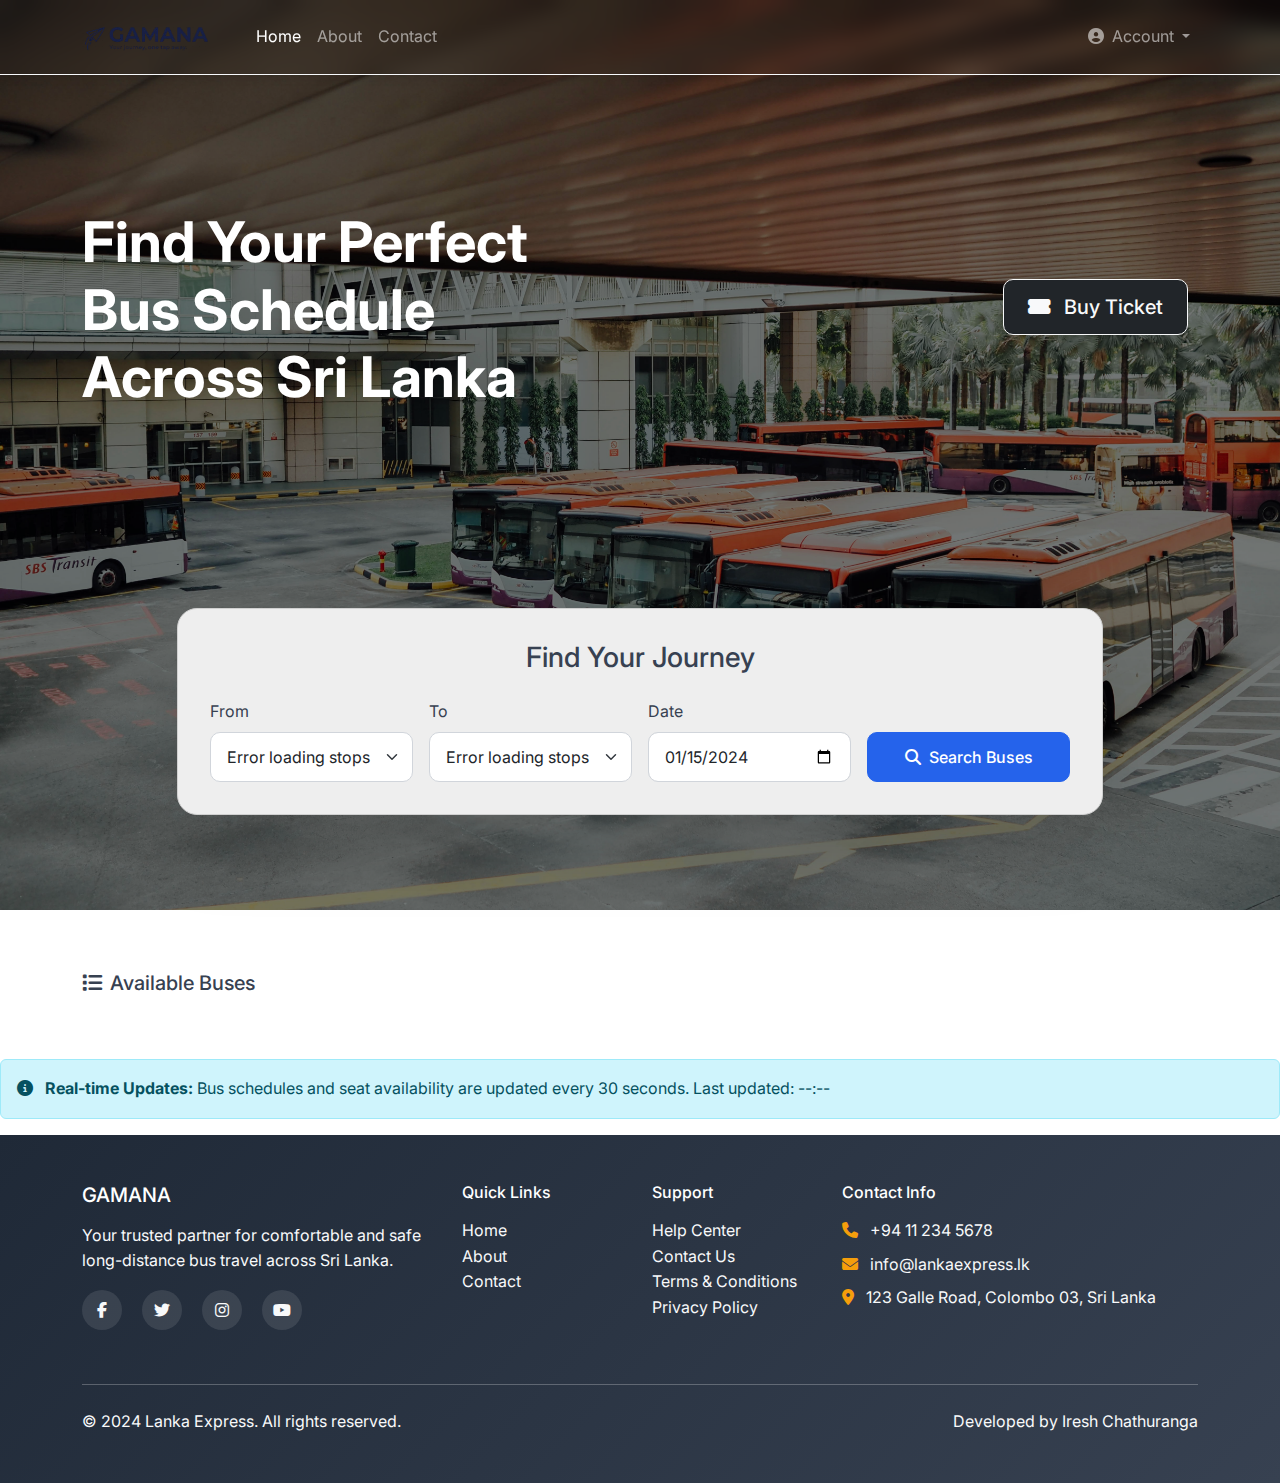
<file: Frontend/html/bus-schedule.html>
<!DOCTYPE html>
<html lang="en">
<head>
    <meta charset="UTF-8">
    <meta name="viewport" content="width=device-width, initial-scale=1.0">
    <title>Bus Schedule - Bus Ticketing System</title>
    <link href="https://cdn.jsdelivr.net/npm/bootstrap@5.3.0/dist/css/bootstrap.min.css" rel="stylesheet">
    <link href="https://cdnjs.cloudflare.com/ajax/libs/font-awesome/6.4.0/css/all.min.css" rel="stylesheet">
    <link href="https://fonts.googleapis.com/css2?family=Inter:wght@300;400;500;600;700&display=swap" rel="stylesheet">
    <link rel="stylesheet" href="../css/bus.css">
</head>
<body>
<!-- Navigation -->
<nav class="navbar navbar-expand-lg navbar-dark fixed-top">
    <div class="container">
        <a class="navbar-brand fw-bold" href="#">
            <img src="../image/logo2.png" alt="Bus Ticketing Logo" class="logo-img mb-2">
        </a>
        <button class="navbar-toggler" type="button" data-bs-toggle="collapse" data-bs-target="#navbarNav">
            <span class="navbar-toggler-icon"></span>
        </button>
        <div class="collapse navbar-collapse" id="navbarNav">
            <ul class="navbar-nav me-auto">
                <li class="nav-item">
                    <a class="nav-link active" href="index.html">Home</a>
                </li>
                <li class="nav-item">
                    <a class="nav-link" href="#schedules">About</a>
                </li>
                <li class="nav-item">
                    <a class="nav-link" href="#quick-search">Contact</a>
                </li>
            </ul>
            <ul class="navbar-nav">
                <li class="nav-item dropdown">
                    <a class="nav-link dropdown-toggle" href="#" role="button" data-bs-toggle="dropdown">
                        <i class="fas fa-user-circle me-1"></i>
                        Account
                    </a>
                    <ul class="dropdown-menu">
                        <li><a class="dropdown-item" href="user-login.html">Login</a></li>
                        <li><a class="dropdown-item" href="user-registration.html">Register</a></li>
                        <li><hr class="dropdown-divider"></li>
                        <li><a class="dropdown-item" href="user-profile.html">My Profile</a></li>
                        <li><a class="dropdown-item" href="#bookings">My Bookings</a></li>
                    </ul>
                </li>
            </ul>
        </div>
    </div>
</nav>

<!-- Hero Section -->
<section id="home" class="hero-section">
    <!-- Background Slideshow -->
    <div class="container">
        <div class="row align-items-center min-vh-100">
            <div class="col-lg-6">
                <div class="hero-content">
                    <h1 class="display-4 fw-bold text-white mb-4">
                        Find Your Perfect Bus Schedule Across Sri Lanka
                    </h1>
                    <div class="d-flex gap-3">
                        <button class="btn btn-dark btn-outline-light btn-lg px-4" data-bs-toggle="modal" data-bs-target="#bookingModal">
                            <i class="fas fa-ticket-alt me-2"></i>
                            Buy Ticket
                        </button>
                    </div>
                </div>
            </div>
        </div>
    </div>
</section>

<!-- Quick Search Section -->
<section id="quick-search" class="quick-search-section py-5">
    <div class="container">
        <div class="row justify-content-center">
            <div class="col-lg-10">
                <div class="search-card">
                    <h3 class="text-center mb-4">Find Your Journey</h3>
                    <form class="row g-3">
                        <div class="col-md-3">
                            <label class="form-label">From</label>
                            <select id="fromStop" class="form-select"></select>
                        </div>
                        <div class="col-md-3">
                            <label class="form-label">To</label>
                            <select id="toStop" class="form-select"></select>
                        </div>
                        <div class="col-md-3">
                            <label class="form-label">Date</label>
                            <input type="date" class="form-control" value="2024-01-15">
                        </div>
                        <div class="col-md-3">
                            <label class="form-label">&nbsp;</label>
                            <button type="submit" class="btn btn-primary w-100">
                                <i class="fas fa-search me-2"></i>Search Buses
                            </button>
                        </div>
                    </form>
                </div>
            </div>
        </div>
    </div>
    </div>
</section>

<!-- Bus Schedule Results -->
<section id="bus-schedule" class="py-5">
    <div class="container">
        <h5 class="mb-4"><i class="fas fa-list me-2"></i>Available Buses</h5>
        <div id="busScheduleCards" class="row g-4">
            <!-- JavaScript will populate cards here -->
        </div>
    </div>
</section>
<!-- Real-time Updates -->
<div class="alert alert-info mt-3" role="alert">
    <i class="fas fa-info-circle me-2"></i>
    <strong>Real-time Updates:</strong> Bus schedules and seat availability are updated every 30 seconds.
    Last updated: <span id="lastUpdated">--:--</span>
</div>
</div>
<!-- Footer -->
<footer class="footer bg-dark text-white py-5">
    <div class="container">
        <div class="row">
            <div class="col-lg-4 mb-4">
                <h5 class="mb-3">
                    GAMANA
                </h5>
                <p class="text-light">Your trusted partner for comfortable and safe long-distance bus travel across Sri Lanka.</p>
                <div class="social-links">
                    <a href="#" class="text-light me-3"><i class="fab fa-facebook-f"></i></a>
                    <a href="#" class="text-light me-3"><i class="fab fa-twitter"></i></a>
                    <a href="#" class="text-light me-3"><i class="fab fa-instagram"></i></a>
                    <a href="#" class="text-light"><i class="fab fa-youtube"></i></a>
                </div>
            </div>
            <div class="col-lg-2 col-md-6 mb-4">
                <h6 class="mb-3">Quick Links</h6>
                <ul class="list-unstyled">
                    <li><a href="#" class="text-light text-decoration-none">Home</a></li>
                    <li><a href="#" class="text-light text-decoration-none">About</a></li>
                    <li><a href="#" class="text-light text-decoration-none">Contact</a></li>
                </ul>
            </div>
            <div class="col-lg-2 col-md-6 mb-4">
                <h6 class="mb-3">Support</h6>
                <ul class="list-unstyled">
                    <li><a href="#" class="text-light text-decoration-none">Help Center</a></li>
                    <li><a href="#" class="text-light text-decoration-none">Contact Us</a></li>
                    <li><a href="#" class="text-light text-decoration-none">Terms & Conditions</a></li>
                    <li><a href="#" class="text-light text-decoration-none">Privacy Policy</a></li>
                </ul>
            </div>
            <div class="col-lg-4 mb-4">
                <h6 class="mb-3">Contact Info</h6>
                <div class="contact-info">
                    <p class="text-light mb-2">
                        <i class="fas fa-phone me-2"></i>
                        +94 11 234 5678
                    </p>
                    <p class="text-light mb-2">
                        <i class="fas fa-envelope me-2"></i>
                        info@lankaexpress.lk
                    </p>
                    <p class="text-light mb-0">
                        <i class="fas fa-map-marker-alt me-2"></i>
                        123 Galle Road, Colombo 03, Sri Lanka
                    </p>
                </div>
            </div>
        </div>
        <hr class="my-4">
        <div class="row align-items-center">
            <div class="col-md-6">
                <p class="text-light mb-0">&copy; 2024 Lanka Express. All rights reserved.</p>
            </div>
            <div class="col-md-6 text-md-end">
                <p class="text-light mb-0">Developed by Iresh Chathuranga</p>
            </div>
        </div>
    </div>
</footer>

<script src="https://cdn.jsdelivr.net/npm/bootstrap@5.3.0/dist/js/bootstrap.bundle.min.js"></script>
<script src="../js/schedule.js"></script>
</body>
</html>
</file>
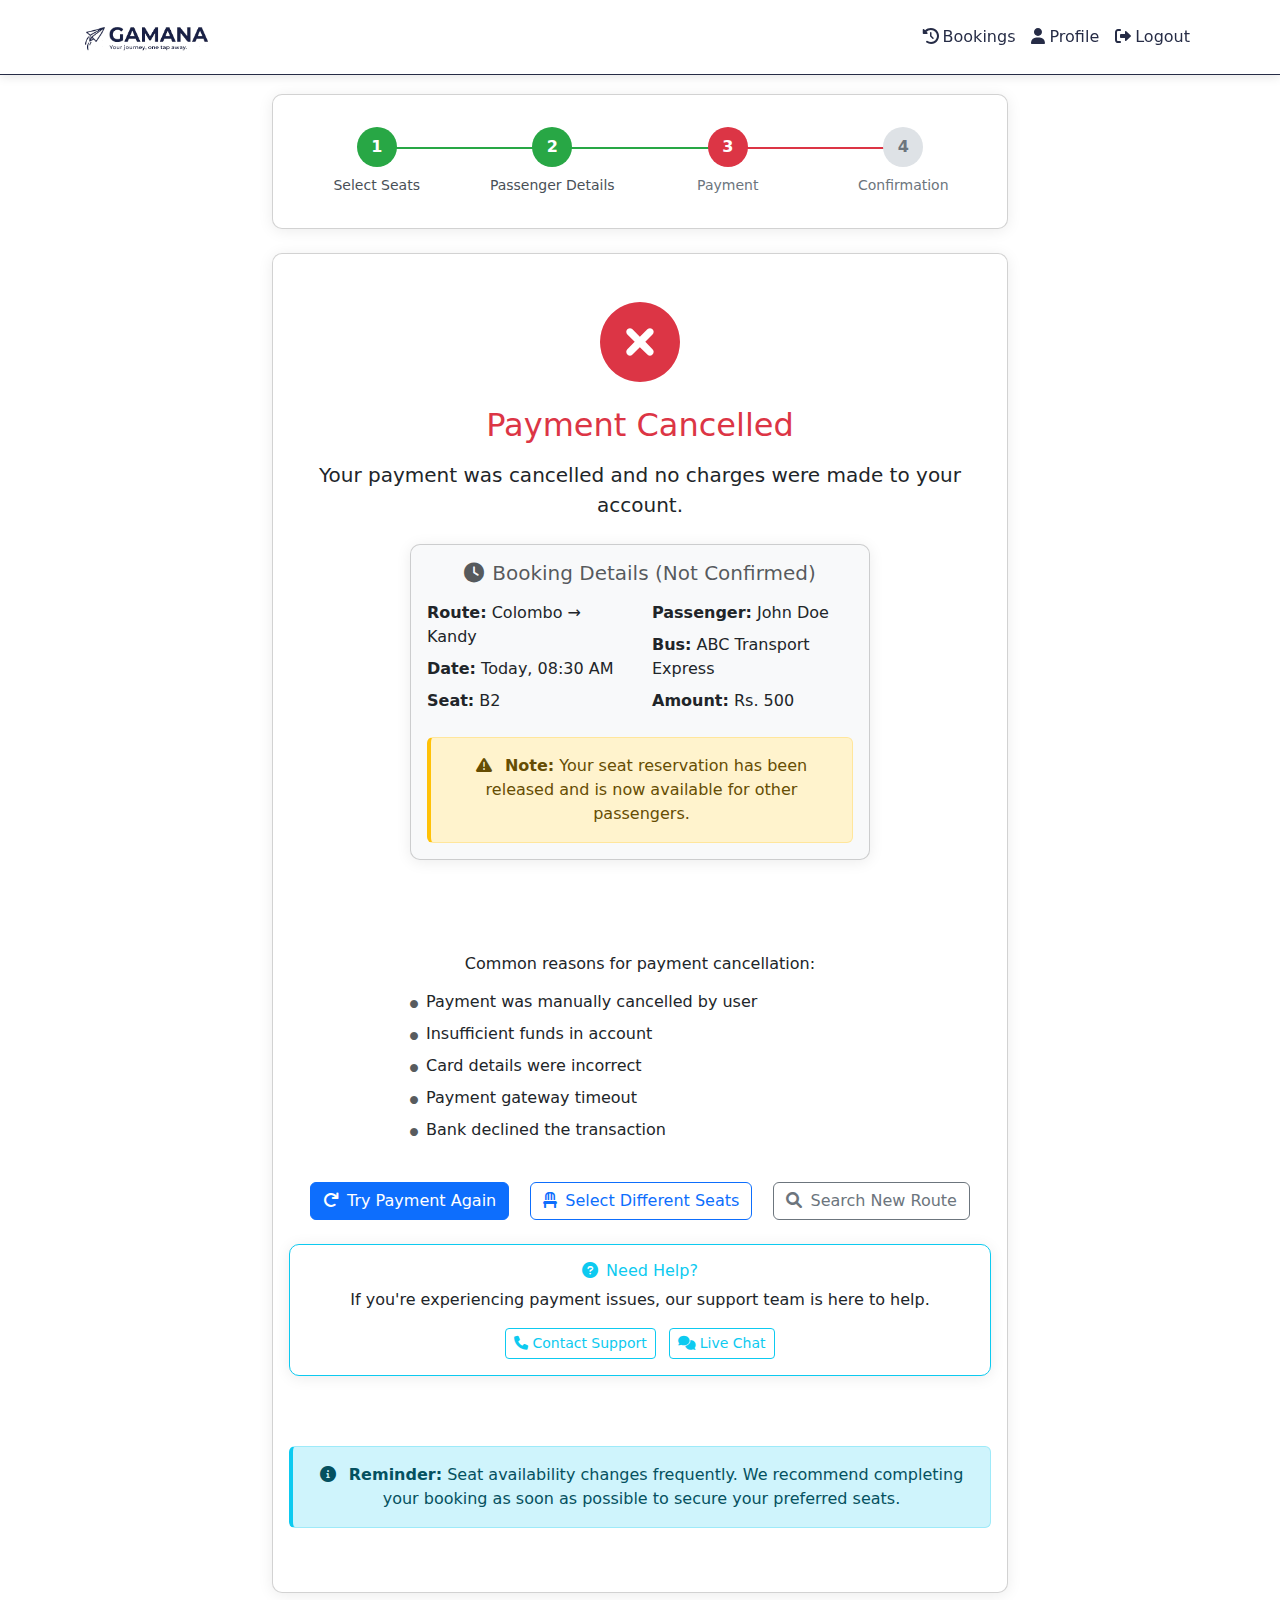
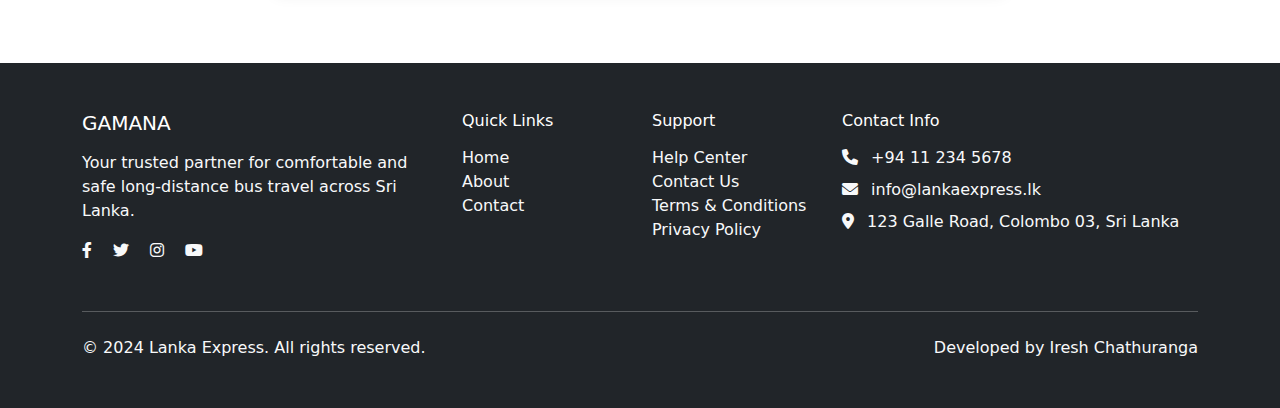
<file: Frontend/html/payment-cancel.html>
<!DOCTYPE html>
<html lang="en">
<head>
  <meta charset="UTF-8">
  <meta name="viewport" content="width=device-width, initial-scale=1.0">
  <title>Payment Cancelled - Bus Ticketing System</title>
  <link href="https://cdn.jsdelivr.net/npm/bootstrap@5.3.0/dist/css/bootstrap.min.css" rel="stylesheet">
  <link href="https://cdnjs.cloudflare.com/ajax/libs/font-awesome/6.0.0/css/all.min.css" rel="stylesheet">
  <link href="../css/payment-result.css" rel="stylesheet">
</head>
<body>
<nav class="navbar navbar-expand-lg navbar-dark fixed-top">
  <div class="container">
    <a class="navbar-brand" href="#"><img src="../image/logo2.png" alt="Bus Ticketing Logo" class="logo-img mb-2"></a>
    <div class="navbar-nav ms-auto">
      <a class="nav-link" href="bus-schedule.html"><i class="fas fa-history me-1"></i>Bookings</a>
      <a class="nav-link active" href="user-profile.html"><i class="fas fa-user me-1"></i>Profile</a>
      <a class="nav-link" href="#"><i class="fas fa-sign-out-alt me-1"></i>Logout</a>
    </div>
  </div>
</nav>

<div class="container mt-4">
  <div class="row justify-content-center">
    <div class="col-lg-8">
      <!-- Payment Steps -->
      <div class="card mb-4 pay-step">
        <div class="card-body">
          <div class="payment-steps">
            <div class="step completed">
              <div class="step-number">1</div>
              <div class="step-label">Select Seats</div>
            </div>
            <div class="step completed">
              <div class="step-number">2</div>
              <div class="step-label">Passenger Details</div>
            </div>
            <div class="step cancelled">
              <div class="step-number">3</div>
              <div class="step-label">Payment</div>
            </div>
            <div class="step">
              <div class="step-number">4</div>
              <div class="step-label">Confirmation</div>
            </div>
          </div>
        </div>
      </div>

      <!-- Cancel Message -->
      <div class="card">
        <div class="card-body text-center py-5">
          <div class="cancel-icon mb-4">
            <i class="fas fa-times-circle text-danger" style="font-size: 5rem;"></i>
          </div>
          <h2 class="text-danger mb-3">Payment Cancelled</h2>
          <p class="lead mb-4">Your payment was cancelled and no charges were made to your account.</p>

          <!-- Booking Details -->
          <div class="row justify-content-center">
            <div class="col-md-8">
              <div class="card bg-light">
                <div class="card-body">
                  <h5 class="card-title text-muted mb-3">
                    <i class="fas fa-clock me-2"></i>Booking Details (Not Confirmed)
                  </h5>
                  <div class="row text-start">
                    <div class="col-md-6">
                      <p class="mb-2"><strong>Route:</strong> Colombo → Kandy</p>
                      <p class="mb-2"><strong>Date:</strong> Today, 08:30 AM</p>
                      <p class="mb-2"><strong>Seat:</strong> B2</p>
                    </div>
                    <div class="col-md-6">
                      <p class="mb-2"><strong>Passenger:</strong> John Doe</p>
                      <p class="mb-2"><strong>Bus:</strong> ABC Transport Express</p>
                      <p class="mb-2"><strong>Amount:</strong> Rs. 500</p>
                    </div>
                  </div>
                  <div class="alert alert-warning mt-3 mb-0">
                    <i class="fas fa-exclamation-triangle me-2"></i>
                    <strong>Note:</strong> Your seat reservation has been released and is now available for other passengers.
                  </div>
                </div>
              </div>
            </div>
          </div>

          <!-- Reasons for Cancellation -->
          <div class="mt-4">
            <h6 class="mb-3">Common reasons for payment cancellation:</h6>
            <div class="row justify-content-center">
              <div class="col-md-8">
                <ul class="list-unstyled text-start">
                  <li class="mb-2"><i class="fas fa-circle text-muted me-2" style="font-size: 0.5rem;"></i>Payment was manually cancelled by user</li>
                  <li class="mb-2"><i class="fas fa-circle text-muted me-2" style="font-size: 0.5rem;"></i>Insufficient funds in account</li>
                  <li class="mb-2"><i class="fas fa-circle text-muted me-2" style="font-size: 0.5rem;"></i>Card details were incorrect</li>
                  <li class="mb-2"><i class="fas fa-circle text-muted me-2" style="font-size: 0.5rem;"></i>Payment gateway timeout</li>
                  <li class="mb-2"><i class="fas fa-circle text-muted me-2" style="font-size: 0.5rem;"></i>Bank declined the transaction</li>
                </ul>
              </div>
            </div>
          </div>

          <!-- Action Buttons -->
          <div class="mt-4">
            <a href="06-payment-gateway.html" class="btn btn-primary me-3">
              <i class="fas fa-redo me-2"></i>Try Payment Again
            </a>
            <a href="05-seat-selection.html" class="btn btn-outline-primary me-3">
              <i class="fas fa-chair me-2"></i>Select Different Seats
            </a>
            <a href="04-bus-schedule.html" class="btn btn-outline-secondary">
              <i class="fas fa-search me-2"></i>Search New Route
            </a>
          </div>

          <!-- Help Section -->
          <div class="mt-4">
            <div class="card border-info">
              <div class="card-body">
                <h6 class="card-title text-info">
                  <i class="fas fa-question-circle me-2"></i>Need Help?
                </h6>
                <p class="card-text mb-3">If you're experiencing payment issues, our support team is here to help.</p>
                <button class="btn btn-outline-info btn-sm me-2" onclick="contactSupport()">
                  <i class="fas fa-phone me-1"></i>Contact Support
                </button>
                <button class="btn btn-outline-info btn-sm" onclick="openChat()">
                  <i class="fas fa-comments me-1"></i>Live Chat
                </button>
              </div>
            </div>
          </div>

          <!-- Additional Info -->
          <div class="alert alert-info mt-4">
            <i class="fas fa-info-circle me-2"></i>
            <strong>Reminder:</strong> Seat availability changes frequently. We recommend completing your booking as soon as possible to secure your preferred seats.
          </div>
        </div>
      </div>
    </div>
  </div>
</div>

<footer class="footer bg-dark text-white py-5">
  <div class="container">
    <div class="row">
      <div class="col-lg-4 mb-4">
        <h5 class="mb-3">
          GAMANA
        </h5>
        <p class="text-light">Your trusted partner for comfortable and safe long-distance bus travel across Sri Lanka.</p>
        <div class="social-links">
          <a href="#" class="text-light me-3"><i class="fab fa-facebook-f"></i></a>
          <a href="#" class="text-light me-3"><i class="fab fa-twitter"></i></a>
          <a href="#" class="text-light me-3"><i class="fab fa-instagram"></i></a>
          <a href="#" class="text-light"><i class="fab fa-youtube"></i></a>
        </div>
      </div>
      <div class="col-lg-2 col-md-6 mb-4">
        <h6 class="mb-3">Quick Links</h6>
        <ul class="list-unstyled">
          <li><a href="#" class="text-light text-decoration-none">Home</a></li>
          <li><a href="#" class="text-light text-decoration-none">About</a></li>
          <li><a href="#" class="text-light text-decoration-none">Contact</a></li>
        </ul>
      </div>
      <div class="col-lg-2 col-md-6 mb-4">
        <h6 class="mb-3">Support</h6>
        <ul class="list-unstyled">
          <li><a href="#" class="text-light text-decoration-none">Help Center</a></li>
          <li><a href="#" class="text-light text-decoration-none">Contact Us</a></li>
          <li><a href="#" class="text-light text-decoration-none">Terms & Conditions</a></li>
          <li><a href="#" class="text-light text-decoration-none">Privacy Policy</a></li>
        </ul>
      </div>
      <div class="col-lg-4 mb-4">
        <h6 class="mb-3">Contact Info</h6>
        <div class="contact-info">
          <p class="text-light mb-2">
            <i class="fas fa-phone me-2"></i>
            +94 11 234 5678
          </p>
          <p class="text-light mb-2">
            <i class="fas fa-envelope me-2"></i>
            info@lankaexpress.lk
          </p>
          <p class="text-light mb-0">
            <i class="fas fa-map-marker-alt me-2"></i>
            123 Galle Road, Colombo 03, Sri Lanka
          </p>
        </div>
      </div>
    </div>
    <hr class="my-4">
    <div class="row align-items-center">
      <div class="col-md-6">
        <p class="text-light mb-0">&copy; 2024 Lanka Express. All rights reserved.</p>
      </div>
      <div class="col-md-6 text-md-end">
        <p class="text-light mb-0">Developed by Iresh Chathuranga</p>
      </div>
    </div>
  </div>
</footer>
<script src="https://cdn.jsdelivr.net/npm/bootstrap@5.3.0/dist/js/bootstrap.bundle.min.js"></script>
<script>
  function contactSupport() {
    alert('Redirecting to support page...');
    // Implementation for support contact
  }

  function openChat() {
    alert('Opening live chat...');
    // Implementation for live chat
  }

  // Auto-redirect after 60 seconds
  setTimeout(() => {
    if (confirm('Would you like to try booking again?')) {
      window.location.href = '04-bus-schedule.html';
    }
  }, 60000);
</script>
</body>
</html>
</file>
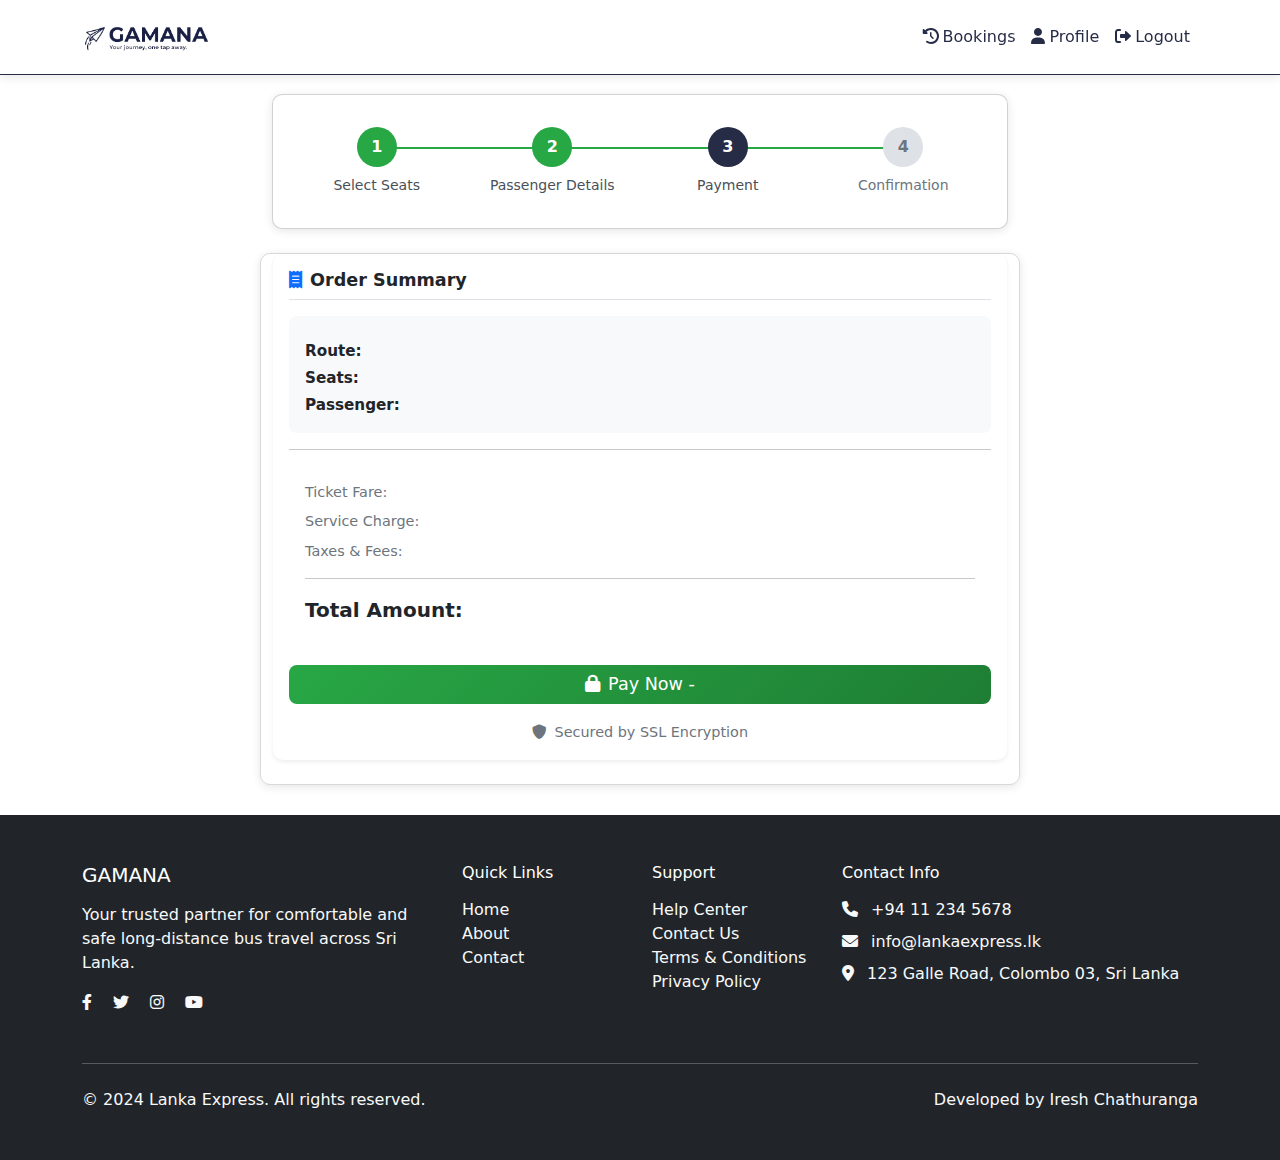
<file: Frontend/html/payment-gateway.html>
<!DOCTYPE html>
<html lang="en">
<head>
    <meta charset="UTF-8">
    <meta name="viewport" content="width=device-width, initial-scale=1.0">
    <title>Payment - Bus Ticketing System</title>
    <link href="https://cdn.jsdelivr.net/npm/bootstrap@5.3.0/dist/css/bootstrap.min.css" rel="stylesheet">
    <link href="https://cdnjs.cloudflare.com/ajax/libs/font-awesome/6.0.0/css/all.min.css" rel="stylesheet">
    <link href="../css/payment.css" rel="stylesheet">
</head>
<body>
<nav class="navbar navbar-expand-lg navbar-dark fixed-top">
    <div class="container">
        <a class="navbar-brand" href="#"><img src="../image/logo2.png" alt="Bus Ticketing Logo" class="logo-img mb-2"></a>
        <div class="navbar-nav ms-auto">
            <a class="nav-link" href="bus-schedule.html"><i class="fas fa-history me-1"></i>Bookings</a>
            <a class="nav-link active" href="user-profile.html"><i class="fas fa-user me-1"></i>Profile</a>
            <a class="nav-link" href="#"><i class="fas fa-sign-out-alt me-1"></i>Logout</a>
        </div>
    </div>
</nav>

<div class="container mt-4">
    <div class="row justify-content-center">
        <div class="col-lg-8">
            <!-- Payment Steps -->
            <div class="card mb-4 pay-step">
                <div class="card-body">
                    <div class="payment-steps">
                        <div class="step completed">
                            <div class="step-number">1</div>
                            <div class="step-label">Select Seats</div>
                        </div>
                        <div class="step completed">
                            <div class="step-number">2</div>
                            <div class="step-label">Passenger Details</div>
                        </div>
                        <div class="step active">
                            <div class="step-number">3</div>
                            <div class="step-label">Payment</div>
                        </div>
                        <div class="step">
                            <div class="step-number">4</div>
                            <div class="step-label">Confirmation</div>
                        </div>
                    </div>
                </div>
            </div>

            <div class="row">

                <!-- Order Summary -->
                <div class="col-lg-12 col-md-12 col-sm-12 summary-card">
                    <div class="card mb-4 shadow-sm border-0">
                        <div class="card-body">
                            <h5 class="mb-3 text-dark fw-semibold border-bottom pb-2">
                                <i class="fas fa-receipt me-2 text-primary"></i>Order Summary
                            </h5>

                            <!-- Booking Info -->
                            <div class="booking-details mb-3">
                                <h6 id="orderCompany" class="text-primary mb-2"></h6>
                                <p class="mb-1"><strong>Route:</strong> <span id="orderRoute"></span></p>
                                <p class="mb-1"><strong>Seats:</strong> <span id="orderSeats"></span></p>
                                <p class="mb-0"><strong>Passenger:</strong> <span id="orderPassenger"></span></p>
                            </div>

                            <hr>

                            <!-- Fare Breakdown -->
                            <div class="fare-breakdown mb-3">
                                <div class="d-flex justify-content-between mb-2">
                                    <span class="text-muted">Ticket Fare:</span>
                                    <span id="orderFare" class="fw-medium"></span>
                                </div>
                                <div class="d-flex justify-content-between mb-2">
                                    <span class="text-muted">Service Charge:</span>
                                    <span id="orderService" class="fw-medium"></span>
                                </div>
                                <div class="d-flex justify-content-between mb-2">
                                    <span class="text-muted">Taxes & Fees:</span>
                                    <span id="orderTaxes" class="fw-medium"></span>
                                </div>
                                <hr>
                                <div class="d-flex justify-content-between fs-5 fw-bold">
                                    <span>Total Amount:</span>
                                    <span id="orderTotal" class="text-success"></span>
                                </div>
                            </div>

                            <!-- Pay Button -->
                            <button class="btn btn-success w-100 mt-2" id="payNowBtn">
                                <i class="fas fa-lock me-2"></i>Pay Now -
                            </button>

                            <!-- Security Note -->
                            <div class="text-center mt-3">
                                <small class="text-muted">
                                    <i class="fas fa-shield-alt me-1"></i>
                                    Secured by SSL Encryption
                                </small>
                            </div>
                        </div>
                    </div>
                </div>

            </div>
        </div>
    </div>
</div>

<footer class="footer bg-dark text-white py-5">
    <div class="container">
        <div class="row">
            <div class="col-lg-4 mb-4">
                <h5 class="mb-3">
                    GAMANA
                </h5>
                <p class="text-light">Your trusted partner for comfortable and safe long-distance bus travel across Sri Lanka.</p>
                <div class="social-links">
                    <a href="#" class="text-light me-3"><i class="fab fa-facebook-f"></i></a>
                    <a href="#" class="text-light me-3"><i class="fab fa-twitter"></i></a>
                    <a href="#" class="text-light me-3"><i class="fab fa-instagram"></i></a>
                    <a href="#" class="text-light"><i class="fab fa-youtube"></i></a>
                </div>
            </div>
            <div class="col-lg-2 col-md-6 mb-4">
                <h6 class="mb-3">Quick Links</h6>
                <ul class="list-unstyled">
                    <li><a href="#" class="text-light text-decoration-none">Home</a></li>
                    <li><a href="#" class="text-light text-decoration-none">About</a></li>
                    <li><a href="#" class="text-light text-decoration-none">Contact</a></li>
                </ul>
            </div>
            <div class="col-lg-2 col-md-6 mb-4">
                <h6 class="mb-3">Support</h6>
                <ul class="list-unstyled">
                    <li><a href="#" class="text-light text-decoration-none">Help Center</a></li>
                    <li><a href="#" class="text-light text-decoration-none">Contact Us</a></li>
                    <li><a href="#" class="text-light text-decoration-none">Terms & Conditions</a></li>
                    <li><a href="#" class="text-light text-decoration-none">Privacy Policy</a></li>
                </ul>
            </div>
            <div class="col-lg-4 mb-4">
                <h6 class="mb-3">Contact Info</h6>
                <div class="contact-info">
                    <p class="text-light mb-2">
                        <i class="fas fa-phone me-2"></i>
                        +94 11 234 5678
                    </p>
                    <p class="text-light mb-2">
                        <i class="fas fa-envelope me-2"></i>
                        info@lankaexpress.lk
                    </p>
                    <p class="text-light mb-0">
                        <i class="fas fa-map-marker-alt me-2"></i>
                        123 Galle Road, Colombo 03, Sri Lanka
                    </p>
                </div>
            </div>
        </div>
        <hr class="my-4">
        <div class="row align-items-center">
            <div class="col-md-6">
                <p class="text-light mb-0">&copy; 2024 Lanka Express. All rights reserved.</p>
            </div>
            <div class="col-md-6 text-md-end">
                <p class="text-light mb-0">Developed by Iresh Chathuranga</p>
            </div>
        </div>
    </div>
</footer>
<script src="https://cdn.jsdelivr.net/npm/bootstrap@5.3.0/dist/js/bootstrap.bundle.min.js"></script>
<script src="../js/payment.js"></script>
</body>
</html>
</file>
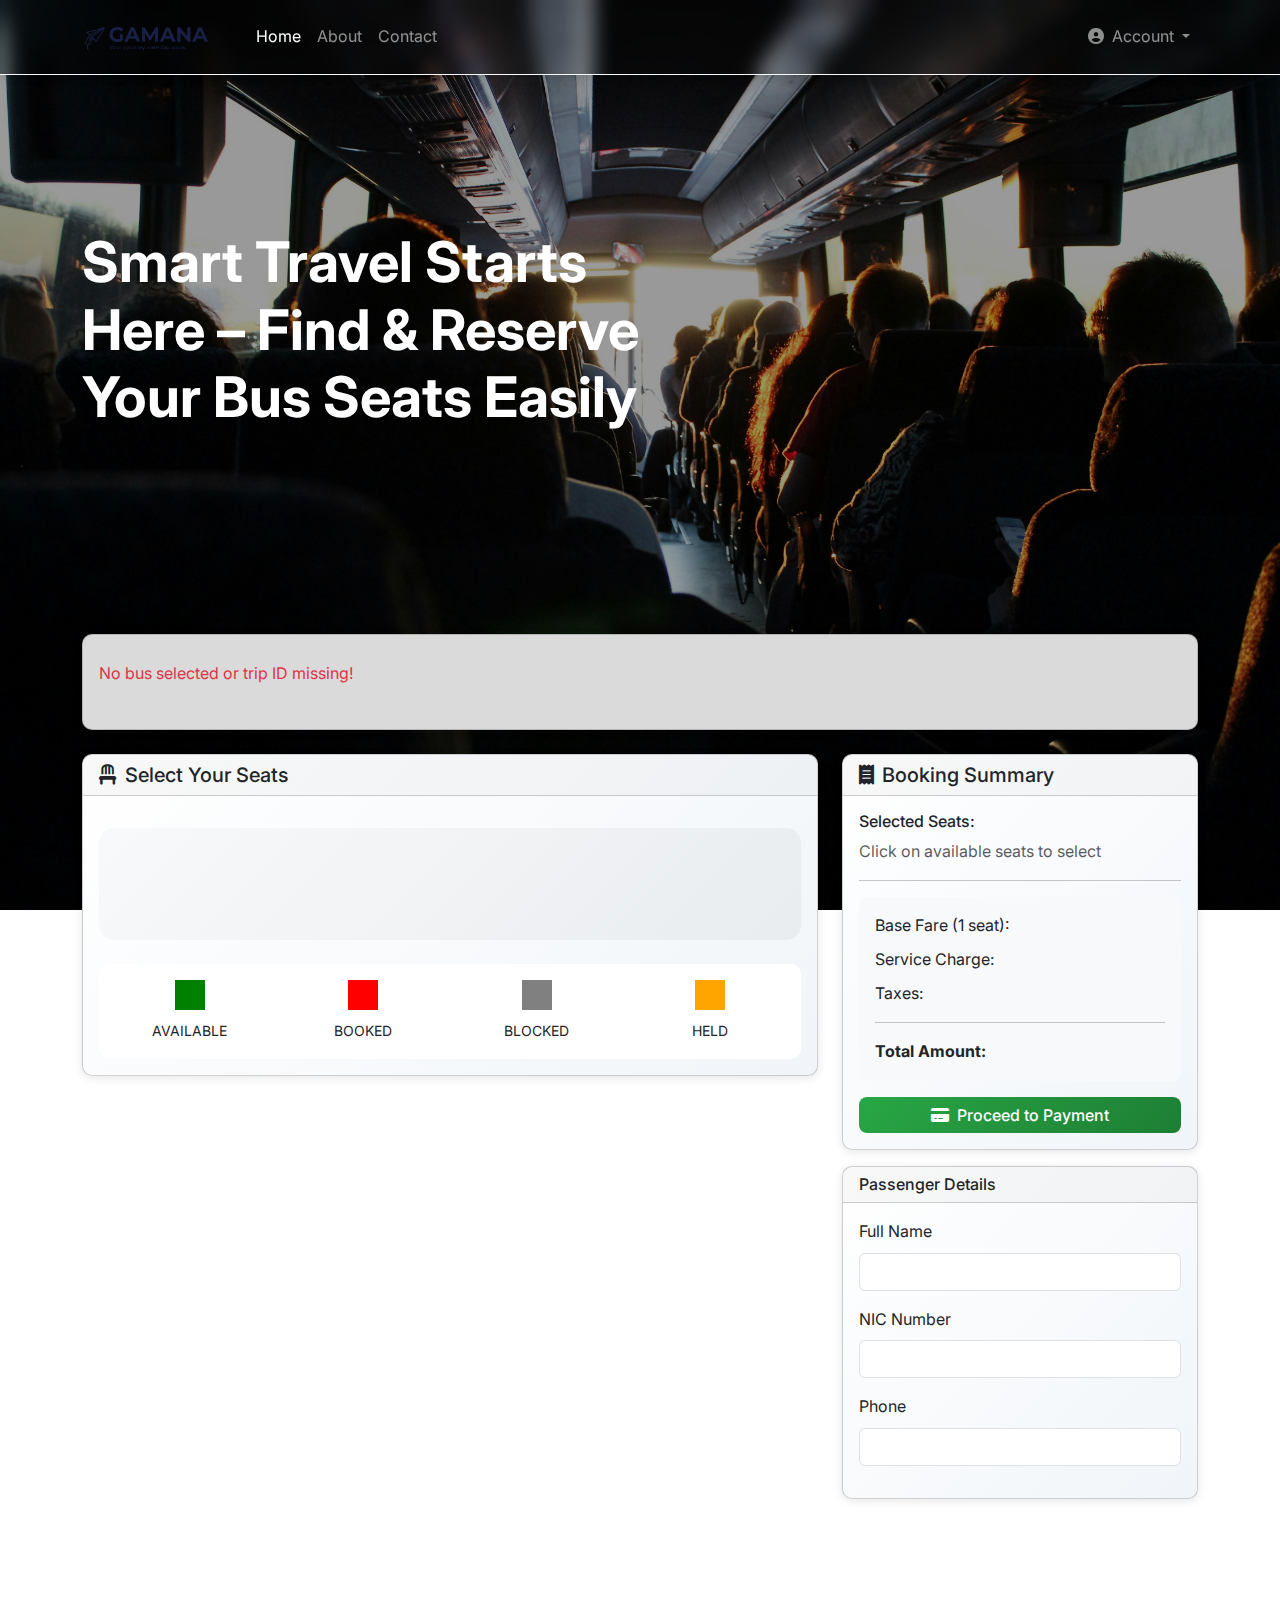
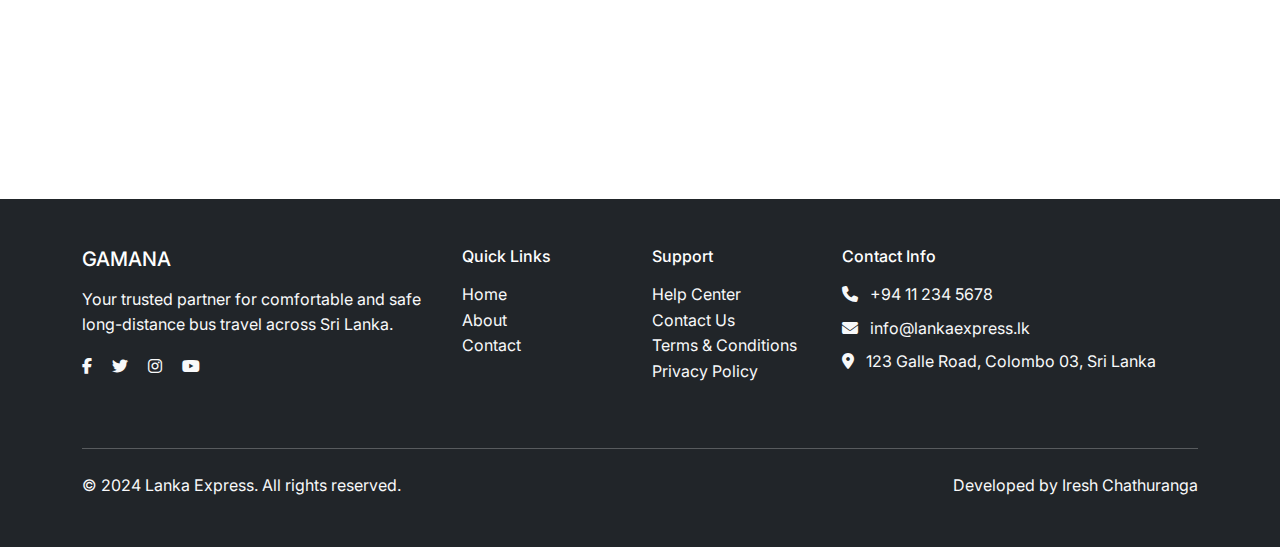
<file: Frontend/html/seat-selection.html>
<!DOCTYPE html>
<html lang="en">
<head>
    <meta charset="UTF-8">
    <meta name="viewport" content="width=device-width, initial-scale=1.0">
    <title>Seat Selection - Bus Ticketing System</title>
    <link href="https://cdn.jsdelivr.net/npm/bootstrap@5.3.0/dist/css/bootstrap.min.css" rel="stylesheet">
    <link href="https://cdnjs.cloudflare.com/ajax/libs/font-awesome/6.4.0/css/all.min.css" rel="stylesheet">
    <link href="https://fonts.googleapis.com/css2?family=Inter:wght@300;400;500;600;700&display=swap" rel="stylesheet">
    <link rel="stylesheet" href="../css/seat-selection.css">
</head>
<body>
<!-- Navigation -->
<nav class="navbar navbar-expand-lg navbar-dark fixed-top">
    <div class="container">
        <a class="navbar-brand fw-bold" href="#">
            <img src="../image/logo2.png" alt="Bus Ticketing Logo" class="logo-img mb-2">
        </a>
        <button class="navbar-toggler" type="button" data-bs-toggle="collapse" data-bs-target="#navbarNav">
            <span class="navbar-toggler-icon"></span>
        </button>
        <div class="collapse navbar-collapse" id="navbarNav">
            <ul class="navbar-nav me-auto">
                <li class="nav-item">
                    <a class="nav-link active" href="#home">Home</a>
                </li>
                <li class="nav-item">
                    <a class="nav-link" href="#schedules">About</a>
                </li>
                <li class="nav-item">
                    <a class="nav-link" href="#quick-search">Contact</a>
                </li>
            </ul>
            <ul class="navbar-nav">
                <li class="nav-item dropdown">
                    <a class="nav-link dropdown-toggle" href="#" role="button" data-bs-toggle="dropdown">
                        <i class="fas fa-user-circle me-1"></i>
                        Account
                    </a>
                    <ul class="dropdown-menu">
                        <li><a class="dropdown-item" href="user-login.html">Login</a></li>
                        <li><a class="dropdown-item" href="user-registration.html">Register</a></li>
                        <li><hr class="dropdown-divider"></li>
                        <li><a class="dropdown-item" href="user-profile.html">My Profile</a></li>
                        <li><a class="dropdown-item" href="#bookings">My Bookings</a></li>
                    </ul>
                </li>
            </ul>
        </div>
    </div>
</nav>

<!-- Hero Section -->
<section id="home" class="hero-section">
    <!-- Background Slideshow -->
    <div class="container">
        <div class="row align-items-center min-vh-100">
            <div class="col-lg-6">
                <div class="hero-content">
                    <h1 class="display-4 fw-bold text-white mb-4">
                        Smart Travel Starts Here – Find & Reserve Your Bus Seats Easily
                    </h1>
                </div>
            </div>
        </div>
    </div>
</section>

<div class="container mt-4">
    <!-- Bus Information -->
    <div class="card mb-4 bus-info">
        <div class="card-body">
            <div class="row align-items-center">
                <div class="col-md-8">
                    <h5 class="mb-1 card-title"></h5>
                    <p class="mb-1 route-info"></p>
                    <p class="mb-0"><i class="fare"></i></p>
                </div>
                <div class="col-md-4 text-end">
                    <span class="badge bg-success fs-6 available-seats-count">-- seats available</span>
                </div>
            </div>
        </div>
    </div>

    <div class="row">
        <!-- Seat Layout -->
        <div class="col-lg-8">
            <div class="card layout-card">
                <div class="card-header">
                    <h5 class="mb-0"><i class="fas fa-chair me-2"></i>Select Your Seats</h5>
                </div>
                <div class="card-body">
                    <!-- Bus Layout -->
                    <div class="bus-layout">
                        <!-- Driver Section -->
                        <div class="driver-section mb-3">
                            <div class="driver-seat">
                                <i class="fas fa-steering-wheel"></i>
                            </div>
                        </div>

                        <!-- Seat Grid -->
                        <div class="seats-container">
                            <!-- More rows will be generated by JavaScript -->
                        </div>
                    </div>

                    <!-- Seat Legend -->
                    <div class="seat-legend mt-4">
                        <div class="row text-center">
                            <div class="col-3">
                                <div class="seat available legend-seat"></div>
                                <small>AVAILABLE</small>
                            </div>
                            <div class="col-3">
                                <div class="seat booked legend-seat"></div>
                                <small>BOOKED</small>
                            </div>
                            <div class="col-3">
                                <div class="seat blocked legend-seat"></div>
                                <small>BLOCKED</small>
                            </div>
                            <div class="col-3">
                                <div class="seat held legend-seat"></div>
                                <small>HELD</small>
                            </div>
                        </div>
                    </div>
                </div>
            </div>
        </div>

        <!-- Booking Summary -->
        <div class="col-lg-4">
            <div class="card">
                <div class="card-header">
                    <h5 class="mb-0"><i class="fas fa-receipt me-2"></i>Booking Summary</h5>
                </div>
                <div class="card-body">
                    <div class="selected-seats-info mb-3">
                        <h6>Selected Seats:</h6>
                        <div id="selectedSeatsList" class="mb-2">
                            <span class="badge bg-primary me-1"></span>
                        </div>
                        <p class="text-muted mb-0">Click on available seats to select</p>
                    </div>

                    <hr>

                    <div class="fare-breakdown">
                        <div class="d-flex justify-content-between mb-2">
                            <span>Base Fare (1 seat):</span>
                            <span></span>
                        </div>
                        <div class="d-flex justify-content-between mb-2">
                            <span>Service Charge:</span>
                            <span></span>
                        </div>
                        <div class="d-flex justify-content-between mb-2">
                            <span>Taxes:</span>
                            <span></span>
                        </div>
                        <hr>
                        <div class="d-flex justify-content-between fw-bold">
                            <span>Total Amount:</span>
                            <span class="text-primary"></span>
                        </div>
                    </div>

                    <button class="btn btn-success w-100 mt-3" id="proceedToPayment">
                        <i class="fas fa-credit-card me-2"></i>Proceed to Payment
                    </button>
                </div>
            </div>

            <!-- Passenger Details -->
            <div class="card mt-3">
                <div class="card-header">
                    <h6 class="mb-0">Passenger Details</h6>
                </div>
                <div class="card-body">
                    <form id="passengerForm">
                        <div class="mb-3">
                            <label for="passengerName" class="form-label">Full Name</label>
                            <input type="text" class="form-control" id="passengerName" required>
                        </div>
                        <div class="mb-3">
                            <label for="passengerNic" class="form-label">NIC Number</label>
                            <input type="number" class="form-control" id="passengerNic" required>
                        </div>
                        <div class="mb-3">
                            <label for="passengerPhone" class="form-label">Phone</label>
                            <input type="tel" class="form-control" id="passengerPhone" required>
                        </div>
                    </form>
                </div>
            </div>
        </div>
    </div>
</div>
<!-- Footer -->
<footer class="footer bg-dark text-white py-5">
    <div class="container">
        <div class="row">
            <div class="col-lg-4 mb-4">
                <h5 class="mb-3">
                    GAMANA
                </h5>
                <p class="text-light">Your trusted partner for comfortable and safe long-distance bus travel across Sri Lanka.</p>
                <div class="social-links">
                    <a href="#" class="text-light me-3"><i class="fab fa-facebook-f"></i></a>
                    <a href="#" class="text-light me-3"><i class="fab fa-twitter"></i></a>
                    <a href="#" class="text-light me-3"><i class="fab fa-instagram"></i></a>
                    <a href="#" class="text-light"><i class="fab fa-youtube"></i></a>
                </div>
            </div>
            <div class="col-lg-2 col-md-6 mb-4">
                <h6 class="mb-3">Quick Links</h6>
                <ul class="list-unstyled">
                    <li><a href="#" class="text-light text-decoration-none">Home</a></li>
                    <li><a href="#" class="text-light text-decoration-none">About</a></li>
                    <li><a href="#" class="text-light text-decoration-none">Contact</a></li>
                </ul>
            </div>
            <div class="col-lg-2 col-md-6 mb-4">
                <h6 class="mb-3">Support</h6>
                <ul class="list-unstyled">
                    <li><a href="#" class="text-light text-decoration-none">Help Center</a></li>
                    <li><a href="#" class="text-light text-decoration-none">Contact Us</a></li>
                    <li><a href="#" class="text-light text-decoration-none">Terms & Conditions</a></li>
                    <li><a href="#" class="text-light text-decoration-none">Privacy Policy</a></li>
                </ul>
            </div>
            <div class="col-lg-4 mb-4">
                <h6 class="mb-3">Contact Info</h6>
                <div class="contact-info">
                    <p class="text-light mb-2">
                        <i class="fas fa-phone me-2"></i>
                        +94 11 234 5678
                    </p>
                    <p class="text-light mb-2">
                        <i class="fas fa-envelope me-2"></i>
                        info@lankaexpress.lk
                    </p>
                    <p class="text-light mb-0">
                        <i class="fas fa-map-marker-alt me-2"></i>
                        123 Galle Road, Colombo 03, Sri Lanka
                    </p>
                </div>
            </div>
        </div>
        <hr class="my-4">
        <div class="row align-items-center">
            <div class="col-md-6">
                <p class="text-light mb-0">&copy; 2024 Lanka Express. All rights reserved.</p>
            </div>
            <div class="col-md-6 text-md-end">
                <p class="text-light mb-0">Developed by Iresh Chathuranga</p>
            </div>
        </div>
    </div>
</footer>

<script src="https://cdn.jsdelivr.net/npm/bootstrap@5.3.0/dist/js/bootstrap.bundle.min.js"></script>
<script src="../js/seat-selection.js"></script>
</body>
</html>
</file>
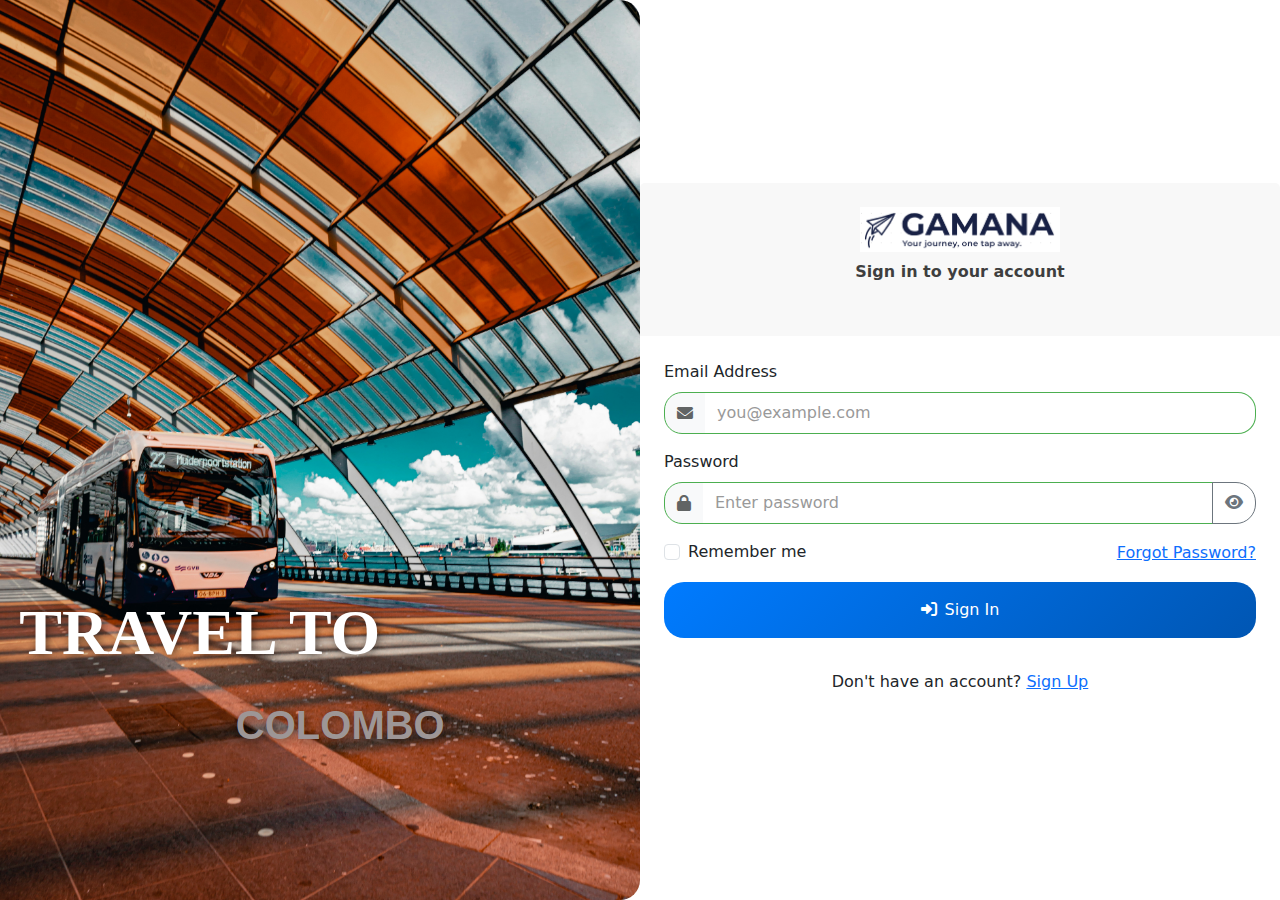
<file: Frontend/html/user-login.html>
<!DOCTYPE html>
<html lang="en">
<head>
    <meta charset="UTF-8">
    <meta name="viewport" content="width=device-width, initial-scale=1.0">
    <title>User Registration - Bus Ticketing System</title>
    <link href="https://cdn.jsdelivr.net/npm/bootstrap@5.3.0/dist/css/bootstrap.min.css" rel="stylesheet">
    <link href="https://cdnjs.cloudflare.com/ajax/libs/font-awesome/6.0.0/css/all.min.css" rel="stylesheet">
    <link href="../css/login.css" rel="stylesheet">
</head>
<body>
<div class="container-fluid g-0">
    <div class="row g-0 vh-100">

        <!-- Left Image Section -->
        <div class="col-md-6 left-section">
            <div class="overlay-text">TRAVEL TO<span id="animatedWords"></span>
            </div>
        </div>

        <!-- Right Form Section -->
        <div class="col-md-6 d-flex align-items-center justify-content-center right-section">
            <div class="col-lg-8 col-md-10 w-100">
                <div class="card border-0 w-100 h-100">
                    <div class="card-header text-white text-center py-4">
                        <img src="../image/logo.PNG" alt="Bus Ticketing Logo" class="logo-img mb-2">
                        <p class="mb-0 opacity-75 text">Sign in to your account</p>
                    </div>
                    <div class="card-body p-4 d-flex flex-column justify-content-center">
                        <form id="loginForm">
                            <!-- Hidden input for login type -->
                            <input type="hidden" id="loginType" name="loginType" value="user">
                            <!-- Email -->
                            <div class="mb-3">
                                <label for="email" class="form-label">Email Address</label>
                                <div class="input-group">
                                    <span class="input-group-text custom-icon"><i class="fas fa-envelope"></i></span>
                                    <input type="email" class="form-control custom-input" id="email" placeholder="you@example.com" required>
                                </div>
                            </div>

                            <!-- Confirm Password -->
                            <div class="mb-3">
                                <label for="password" class="form-label">Password</label>
                                <div class="input-group">
                                    <span class="input-group-text custom-icon"><i class="fas fa-lock"></i></span>
                                    <input type="password" class="form-control custom-input" id="password" placeholder="Enter password" required>
                                    <button class="btn btn-outline-secondary" type="button" id="togglePassword">
                                        <i class="fas fa-eye"></i>
                                    </button>
                                </div>
                            </div>

                            <!-- Terms -->
                            <div class="mb-3 d-flex justify-content-between align-items-center">
                                <div class="form-check">
                                    <input class="form-check-input" type="checkbox" id="rememberMe">
                                    <label class="form-check-label" for="rememberMe">Remember me</label>
                                </div>
                                <a href="#" class="text-primary">Forgot Password?</a>
                            </div>

                            <!-- Submit -->
                            <button type="submit" class="btn btn-primary w-100 py-3 mb-3 btn">
                                <i class="fas fa-sign-in-alt me-2"></i>Sign In
                            </button>

                            <div id="customGoogleBtn" class="mb-3 d-flex justify-content-center"></div>

                            <div class="text-center">
                                <p class="mb-0">Don't have an account? <a href="user-registration.html" class="text-primary">Sign Up</a></p>
                            </div>
                        </form>
                    </div>
                </div>
            </div>
        </div>

    </div>
</div>
<script src="https://accounts.google.com/gsi/client" async defer></script>
<script src="../js/login.js"></script>
</body>
</html>
</file>
<file: Frontend/css/bus.css>
:root {
    --primary-color: #2563eb;
    --secondary-color: #f59e0b;
    --success-color: #10b981;
    --danger-color: #ef4444;
    --warning-color: #f59e0b;
    --info-color: #06b6d4;
    --dark-color: #1f2937;
    --light-color: #f8fafc;
}

* {
    margin: 0;
    padding: 0;
    box-sizing: border-box;
}
html{
    color: #374151;
}
body {
    font-family: "Inter", sans-serif;
    line-height: 1.6;
    color: #374151;
}

.navbar {
    box-shadow: 0 2px 10px rgba(0, 0, 0, 0.1);
    backdrop-filter: blur(10px);
    border-bottom: 1px solid var(--light-color);
    transition: all 0.3s ease;
    background: transparent !important;
}

.navbar-brand {
    font-size: 1.5rem;
    font-weight: 700;
}
.navbar>a{
    position: relative;
    color: #374151;
}

.hero-section {
    background-image: url("../image/img13.jpg");
    position: relative;
    min-height: 20vh;
    display: flex;
    align-items: center;
    padding: 5px 0;
    overflow: hidden;
    background-size: cover;
    background-position: center;
    color: #ffffff;
    transition: background-image 1s ease-in-out;
}

.logo-img {
    width: 150px;
    height: auto;
    display: block;
    margin: 0 auto;
    padding-right: 20px;
    padding-top: 10px;
}
.hero-content {
    position: relative;
    z-index: 3;
    text-align: left;
    color: transparent;
}
.hero-content h1{
    position: absolute;
    bottom: 20px;
}
.hero-content button{
    position: absolute;
    /*width: 600px;*/
    bottom: 120px;
    right: -560px;
}

.hero-image img {
    border-radius: 20px;
    box-shadow: 0 20px 40px rgba(0, 0, 0, 0.2);
}
.btn-book{
    color: #374151;
}
.quick-search-section {
    margin-top: -350px;
    position: relative;
    z-index: 10;
}

.search-card {
    background: #eeeeee;
    border-radius: 20px;
    padding: 2rem;
    box-shadow: 0 50px 60px rgba(0, 0, 0, 0.1);
    border: 1px solid #d0d0d0;
}
.logo{
    width: 180px;
    height: auto;
    display: block;
    margin: 0 auto;
    padding-right: 20px;
    padding-bottom: 30px;
}
.footer {
    background: linear-gradient(135deg, #1f2937, #374151);
}

.social-links a {
    display: inline-block;
    width: 40px;
    height: 40px;
    background: rgba(255, 255, 255, 0.1);
    border-radius: 50%;
    text-align: center;
    line-height: 40px;
    transition: all 0.3s ease;
}

.social-links a:hover {
    background: var(--primary-color);
    transform: translateY(-2px);
}

.contact-info i {
    color: var(--secondary-color);
}

/* Responsive Design */
@media (max-width: 768px) {
    .hero-section {
        padding: 3rem 0;
    }

    .hero-content h1 {
        font-size: 2.5rem;
    }

    .search-card {
        margin: 0 1rem;
        padding: 1.5rem;
    }

    .feature-card {
        margin-bottom: 2rem;
    }

    .seat {
        width: 35px;
        height: 35px;
        font-size: 0.7rem;
    }

    .stat-card {
        margin-bottom: 1rem;
    }
}

@media (max-width: 576px) {
    .hero-content h1 {
        font-size: 2rem;
    }

    .search-card .row {
        gap: 1rem;
    }

    .modal-body {
        padding: 1rem;
    }

    .bus-layout {
        padding: 1rem;
    }
}

/* Custom Button Styles */
.btn {
    border-radius: 10px;
    font-weight: 500;
    padding: 0.75rem 1.5rem;
    transition: all 0.3s ease;
}

.btn-primary {
    background: var(--primary-color);
    border-color: var(--primary-color);
}

.btn-primary:hover {
    background: #1d4ed8;
    border-color: #1d4ed8;
    transform: translateY(-1px);
}

.btn-warning {
    background: var(--secondary-color);
    border-color: var(--secondary-color);
    color: white;
}

.btn-warning:hover {
    background: #d97706;
    border-color: #d97706;
    color: white;
    transform: translateY(-1px);
}

.btn-success {
    background: var(--success-color);
    border-color: var(--success-color);
}

.btn-success:hover {
    background: #059669;
    border-color: #059669;
    transform: translateY(-1px);
}

/* Form Styles */
.form-control {
    border-radius: 10px;
    border: 1px solid #d1d5db;
    padding: 0.75rem 1rem;
    transition: all 0.3s ease;
}

.form-control:focus {
    border-color: var(--primary-color);
    box-shadow: 0 0 0 0.2rem rgba(37, 99, 235, 0.25);
}

.form-select {
    border-radius: 10px;
    border: 1px solid #d1d5db;
    padding: 0.75rem 1rem;
}

.form-select:focus {
    border-color: var(--primary-color);
    box-shadow: 0 0 0 0.2rem rgba(37, 99, 235, 0.25);
}

/* Badge Styles */
.badge {
    font-size: 0.75rem;
    padding: 0.5rem 0.75rem;
    border-radius: 6px;
}

/* Loading Animation */
.loading {
    display: inline-block;
    width: 20px;
    height: 20px;
    border: 3px solid rgba(255, 255, 255, 0.3);
    border-radius: 50%;
    border-top-color: #fff;
    animation: spin 1s ease-in-out infinite;
}

@keyframes spin {
    to {
        transform: rotate(360deg);
    }
}

.text-gradient {
    background: linear-gradient(135deg, var(--primary-color), var(--info-color));
    -webkit-background-clip: text;
    -webkit-text-fill-color: transparent;
    background-clip: text;
}

.shadow-custom {
    box-shadow: 0 10px 30px rgba(0, 0, 0, 0.1);
}

.border-gradient {
    border: 2px solid;
    border-image: linear-gradient(135deg, var(--primary-color), var(--info-color)) 1;
}
.hero-section::before {
    content: "";
    position: absolute;
    top: 0;
    left: 0;
    width: 100%;
    height: 100%;
    background: rgba(0,0,0,0.4);
    z-index: 1;
}
.hero-content {
    position: relative;
    z-index: 2;
}
.navbar .nav-link {
    transition: color 0.3s ease;
}

.navbar.scrolled {
    box-shadow: 0 2px 10px rgba(0,0,0,0.1);
}

.navbar.scrolled .nav-link {
    color: #374151 !important;
}
#bus-schedule {
    margin-top: 60px;
}
.card {
    transition: transform 0.2s ease, box-shadow 0.2s ease;
}
.card:hover {
    transform: translateY(-5px);
    box-shadow: 0px 8px 20px rgba(0, 0, 0, 0.15);
}

/* Gradient button */
.btn-gradient {
    background: linear-gradient(45deg, #007bff, #00c6ff);
    color: #fff;
    border: none;
    border-radius: 10px;
    transition: background 0.3s ease;
}
.btn-gradient:hover {
    background: linear-gradient(45deg, #0056b3, #0099cc);
    color: #fff;
}
</file>
<file: Frontend/css/payment-result.css>
.success-icon,
.cancel-icon {
    animation: fadeInScale 0.6s ease-out;
}
.navbar{
    box-shadow: 0 2px 10px rgba(0, 0, 0, 0.1);
    backdrop-filter: blur(10px);
    border-bottom: 1px solid var(--light-color);
    transition: all 0.3s ease;
    background: transparent !important;
    border-bottom: 1px solid #262c46;
}
.navbar .nav-link {
    color: #262c46 !important;
    font-weight: 500;
}

.navbar .nav-link:hover {
    color: #777a88 !important;
}

.navbar .nav-link.active {
    color: #262c46 !important;
}
.logo-img {
    width: 150px;
    height: auto;
    display: block;
    margin: 0 auto;
    padding-right: 20px;
    padding-top: 10px;
}
@keyframes fadeInScale {
    0% {
        opacity: 0;
        transform: scale(0.5);
    }
    100% {
        opacity: 1;
        transform: scale(1);
    }
}
.card {
    border-radius: 10px;
    box-shadow: 0 2px 10px rgba(0, 0, 0, 0.1);
}
.pay-step{
    margin-top: 70px;
}

.payment-steps {
    display: flex;
    justify-content: space-between;
    align-items: center;
    margin: 1rem 0;
}

.step {
    display: flex;
    flex-direction: column;
    align-items: center;
    flex: 1;
    position: relative;
}

.step:not(:last-child)::after {
    content: "";
    position: absolute;
    top: 20px;
    left: 60%;
    width: 80%;
    height: 2px;
    background-color: #dee2e6;
    z-index: 1;
}

.step.completed::after,
.step.active::after {
    background-color: #28a745;
}

.step-number {
    width: 40px;
    height: 40px;
    border-radius: 50%;
    background-color: #dee2e6;
    color: #6c757d;
    display: flex;
    align-items: center;
    justify-content: center;
    font-weight: bold;
    margin-bottom: 0.5rem;
    position: relative;
    z-index: 2;
}

.step.completed .step-number {
    background-color: #28a745;
    color: white;
}
.step-label {
    font-size: 0.875rem;
    text-align: center;
    color: #6c757d;
}

.step.completed .step-label,
.step.active .step-label {
    color: #495057;
    font-weight: 500;
}
.pay-step{
    margin-top: 70px;
}
.step.cancelled .step-number {
    background-color: #dc3545;
    color: white;
}

.step.cancelled::after {
    background-color: #dc3545;
}

.qr-code-container {
    box-shadow: 0 2px 10px rgba(0, 0, 0, 0.1);
}

.card {
    margin-bottom: 70px;
    box-shadow: 0 2px 15px rgba(0, 0, 0, 0.08);
}

.alert {
    border-left: 4px solid;
}

.alert-info {
    border-left-color: #0dcaf0;
}

.alert-warning {
    border-left-color: #ffc107;
}

@media (max-width: 768px) {
    .success-icon i,
    .cancel-icon i {
        font-size: 3rem !important;
    }

    .lead {
        font-size: 1.1rem;
    }
}
</file>
<file: Frontend/css/payment.css>
.navbar{
    box-shadow: 0 2px 10px rgba(0, 0, 0, 0.1);
    backdrop-filter: blur(10px);
    border-bottom: 1px solid var(--light-color);
    transition: all 0.3s ease;
    background: transparent !important;
    border-bottom: 1px solid #262c46;
}
.navbar .nav-link {
    color: #262c46 !important;
    font-weight: 500;
}

.navbar .nav-link:hover {
    color: #777a88 !important;
}

.navbar .nav-link.active {
    color: #262c46 !important;
}
.logo-img {
    width: 150px;
    height: auto;
    display: block;
    margin: 0 auto;
    padding-right: 20px;
    padding-top: 10px;
}
.card {
    border-radius: 10px;
    box-shadow: 0 2px 10px rgba(0, 0, 0, 0.1);
}
.pay-step{
    margin-top: 70px;
}

.payment-steps {
    display: flex;
    justify-content: space-between;
    align-items: center;
    margin: 1rem 0;
}

.step {
    display: flex;
    flex-direction: column;
    align-items: center;
    flex: 1;
    position: relative;
}

.step:not(:last-child)::after {
    content: "";
    position: absolute;
    top: 20px;
    left: 60%;
    width: 80%;
    height: 2px;
    background-color: #dee2e6;
    z-index: 1;
}

.step.completed::after,
.step.active::after {
    background-color: #28a745;
}

.step-number {
    width: 40px;
    height: 40px;
    border-radius: 50%;
    background-color: #dee2e6;
    color: #6c757d;
    display: flex;
    align-items: center;
    justify-content: center;
    font-weight: bold;
    margin-bottom: 0.5rem;
    position: relative;
    z-index: 2;
}

.step.completed .step-number {
    background-color: #28a745;
    color: white;
}

.step.active .step-number {
    background-color: #262c46;
    color: white;
}

.step-label {
    font-size: 0.875rem;
    text-align: center;
    color: #6c757d;
}

.step.completed .step-label,
.step.active .step-label {
    color: #495057;
    font-weight: 500;
}

.card-header{
    background-color: rgb(224, 222, 222);
}
.card-body h5 {
    font-size: 1.1rem;
    font-weight: 600;
    color: #262c46;
}
.fw-medium {
    font-weight: 500;
}
.summary-card{
    border: 1px solid rgba(0, 0, 0, 0.15);
    border-radius: 10px;
    box-shadow: 0 2px 10px rgba(0, 0, 0, 0.1);
    margin-bottom: 30px;
}
.booking-details p,
.fare-breakdown div {
    font-size: 0.95rem;
}

.booking-details h6 {
    font-size: 1rem;
    font-weight: 600;
}

.card .text-muted {
    font-size: 0.9rem;
    color: #6c757d !important;
}
.booking-details {
    background-color: #f8f9fa;
    border-radius: 8px;
    padding: 1rem;
    margin-bottom: 1rem;
}

.fare-breakdown {
    background-color: white;
    border-radius: 8px;
    padding: 1rem;
}
#orderRoute{
    position: absolute;
    right: 32px;
}
#orderSeats{
    position: absolute;
    right: 32px;
}
#orderPassenger{
    position: absolute;
    right: 32px;
}
.btn-success {
    background: linear-gradient(135deg, #28a745, #1e7e34);
    border: none;
    border-radius: 8px;
    font-weight: 500;
    font-size: 1.1rem;
}

.btn-success:hover {
    background: linear-gradient(135deg, #1e7e34, #155724);
    transform: translateY(-1px);
}

.alert-info {
    background-color: #e7f3ff;
    border-color: #b3d7ff;
    color: #004085;
}

@media (max-width: 768px) {
    .payment-steps {
        flex-direction: column;
        gap: 1rem;
    }

    .step::after {
        display: none;
    }

    .payment-methods .btn-outline-primary {
        margin-bottom: 0.5rem;
    }
}
.pay-card{
    margin-bottom: 50px;
}
.text{
    font-size: 10px;
}
#orderCompany {
    font-size: 1.2rem;
    font-weight: 600;
    color: #0d6efd;
}


#orderFare,
#orderService,
#orderTaxes {
    font-size: 0.9rem;
    color: #555;
}

#orderTotal {
    font-size: 1.3rem;
    font-weight: bold;
    color: #198754;
}
#orderRoute strong,
#orderSeats strong,
#orderPassenger strong {
    font-weight: bold;
    margin-right: 5px;
}

#orderRoute .value,
#orderSeats .value,
#orderPassenger .value {
    font-weight: normal;
    color: #333;
    font-size: 0.95rem;
}
</file>
<file: Frontend/css/seat-selection.css>
:root {
    --primary-color: #2563eb;
    --secondary-color: #f59e0b;
    --success-color: #10b981;
    --danger-color: #ef4444;
    --warning-color: #f59e0b;
    --info-color: #06b6d4;
    --dark-color: #1f2937;
    --light-color: #f8fafc;
}

* {
    margin: 0;
    padding: 0;
    box-sizing: border-box;
}
html{
    color: #374151;
}
body {
    font-family: "Inter", sans-serif;
    line-height: 1.6;
    color: #374151;
}

.navbar {
    box-shadow: 0 2px 10px rgba(0, 0, 0, 0.1);
    backdrop-filter: blur(10px);
    border-bottom: 1px solid var(--light-color);
    transition: all 0.3s ease;
    background: transparent !important;
}

.navbar-brand {
    font-size: 1.5rem;
    font-weight: 700;
}
.navbar>a{
    position: relative;
    color: #374151;
}

.hero-section {
    background-image: url("../image/img14.jpg");
    position: relative;
    min-height: 20vh;
    display: flex;
    align-items: center;
    padding: 5px 0;
    overflow: hidden;
    background-size: cover;
    background-position: center;
    color: #ffffff;
    transition: background-image 1s ease-in-out; /* Smooth fade */
}

.logo-img {
    width: 150px;
    height: auto;
    display: block;
    margin: 0 auto;
    padding-right: 20px;
    padding-top: 10px;
}
.hero-content {
    position: relative;
    z-index: 3;
    text-align: left;
    color: transparent;
}
.hero-content h1{
    width: 600px;
    position: absolute;
    /*width: 600px;*/
    bottom: 0px;
}
.hero-content button{
    position: absolute;
    /*width: 600px;*/
    bottom: 120px;
    right: -560px;
}

.hero-image img {
    border-radius: 20px;
    box-shadow: 0 20px 40px rgba(0, 0, 0, 0.2);
}
.hero-section::before {
    content: "";
    position: absolute;
    top: 0;
    left: 0;
    width: 100%;
    height: 100%;
    background: rgba(0,0,0,0.4);
    z-index: 1;
}
.card {
    top: -300px;
    border-radius: 10px;
    box-shadow: 0 2px 10px rgba(0, 0, 0, 0.1);
    z-index: 3;
    background: linear-gradient(135deg, #ffffff, #f1f5f9);
}
.bus-info{
    padding-bottom: 10px;
    padding-top: 10px;
    background: #dadada;
    transition: transform 0.3s ease, box-shadow 0.3s ease;
}
.bus-info:hover{
    transform: translateY(-5px);
}
.card-title{
    font-size: 1.5rem;
    font-weight: 700;
    color: #2563eb;
}
.route-info{
    font-size: 1rem;
    font-weight: 500;
    color: #1e3a8a;
}
.bus-layout {
    background: linear-gradient(135deg, #f8f9fa, #e9ecef);
    border-radius: 15px;
    padding: 2rem;
    margin: 1rem 0;
}

.driver-section {
    display: flex;
    justify-content: center;
    align-items: center;
    flex-direction: column;
    text-align: center;
    padding: 1rem;
    /*background-color: #007bff;*/
    color: white;
    border-radius: 10px;
    margin-bottom: 2rem;
}

.driver-seat {
    display: flex;
    align-items: center;
    justify-content: center;
    gap: 0.5rem;
    font-weight: bold;
}

.driver-seat i {
    color: #ffffff;
    font-size: 28px;
}


.seats-container {
    max-width: 300px;
    margin: 0 auto;
}


.seat.available:hover {
    background-color: #007bff;
    color: white;
    transform: scale(1.1);
}

.aisle {
    width: 20px;
}

.seat-legend {
    background-color: white;
    border-radius: 10px;
    padding: 1rem;
}

.legend-seat {
    width: 30px;
    height: 30px;
    margin: 0 auto 0.5rem;
}

.fare-breakdown {
    background-color: #f8f9fa;
    border-radius: 8px;
    padding: 1rem;
}

.btn-success {
    background: linear-gradient(135deg, #28a745, #1e7e34);
    border: none;
    border-radius: 8px;
    font-weight: 500;
}

.btn-success:hover {
    background: linear-gradient(135deg, #1e7e34, #155724);
    transform: translateY(-1px);
}

@media (max-width: 768px) {
    .bus-layout {
        padding: 1rem;
    }

    .seat {
        width: 35px;
        height: 35px;
        font-size: 0.75rem;
    }

    .seats-container {
        max-width: 250px;
    }
}
.seat-row {
    display: flex;
    justify-content: center;
    margin-bottom: 15px;
    gap: 20px;
}

.seat-row .seat {
    width: 50px;
    height: 50px;
    border-radius: 8px;
    display: flex;
    justify-content: center;
    align-items: center;
    font-size: 14px;
    font-weight: 600;
    cursor: pointer;
    transition: transform 0.2s;
}

.seat-row .seat:nth-child(2) {
    margin-right: 50px; /* aisle space */
}

.seat:hover {
    transform: scale(1.1);
}

.seat.available { background-color: green; color: white; }
.seat.booked { background-color: red; color: white; cursor: not-allowed; }
.seat.blocked { background-color: gray; color: white; cursor: not-allowed; }
.seat.held { background-color: orange; color: white; }
.seat.selected { outline: 3px solid #00f; }
</file>
<file: Frontend/css/login.css>
html, body {
    height: 100%;
    margin: 0;
}

/* Left side image with overlay text */
.left-section {
    position: relative;
    background: url("../image/img2.jpg") no-repeat center center/cover;
    min-height: 100vh;
    display: flex;
    align-items: flex-start;
    justify-content: center;
    border-top-right-radius: 20px;
    border-bottom-right-radius: 20px;
}

.left-section .overlay-text {
    position: absolute;
    top: 65%;
    left: 3%;
    color: white;
    font-size: 4rem;
    font-weight: 700;
    font-family: 'Pacifico', cursive;
    text-shadow: 2px 2px 8px rgba(0,0,0,0.5);
}

/* Card base style */
.card {
    border-radius: 0;
    overflow: hidden;
    height: 100%;
    display: flex;
    flex-direction: column;
}

/* Card header */
.card-header {
    color: white;
    height: 17vh;
    border-bottom: 2px solid transparent;
}

/* Card body */
.card-body {
    flex: 1;
    display: flex;
    flex-direction: column;
    justify-content: center;
}

/* Custom input fields */
.custom-input {
    border: 1px solid #4CAF50 !important;
    border-left: transparent !important;
    padding: 0.5rem 0.75rem;
    border-top-right-radius: 18px;
    border-bottom-right-radius: 18px;
}

.custom-icon {
    color: #616464;
    border: 1px solid #4CAF50 !important;
    border-top-left-radius: 18px;
    border-bottom-left-radius: 18px;
    background-color: #f8f9fa;
}

/* Placeholder color */
.custom-input::placeholder {
    color: #999999;
    opacity: 1;
}

/* Focus state */
.custom-input:focus {
    border-color: #1E90FF !important;
    box-shadow: 0 0 0 0.2rem rgba(30, 144, 255, 0.25);
}

/* Buttons */
.btn-primary {
    background: linear-gradient(135deg, #007bff, #0056b3);
    border: none;
    border-radius: 8px;
    font-weight: 500;
}
.btn-primary:hover {
    background: linear-gradient(135deg, #0056b3, #004085);
    transform: translateY(-1px);
}

/* Form help text */
.form-text {
    font-size: 0.875rem;
}

/* NIC + Password row */
.nic-password-row {
    display: flex;
    gap: 15px;
}
.nic-password-row .form-group {
    flex: 1;
}

/* Responsive adjustments */
@media (max-width: 768px) {
    .left-section {
        display: none;
    }
    .right-section {
        flex: 0 0 100%;
        max-width: 100%;
    }
    .card {
        height: auto;
        margin: 1rem;
    }
    .nic-password-row {
        flex-direction: column;
    }
}

@keyframes spinUp {
    0% { transform: rotateX(90deg); opacity: 0; }
    50% { transform: rotateX(-10deg); opacity: 1; }
    100% { transform: rotateX(0deg); opacity: 1; }
}

#animatedWords {
    display: inline-block;
    font-family: 'Poppins', sans-serif;
    font-size: 2.5rem;
    color: #9d9696;
    text-shadow: 2px 2px 8px rgba(0,0,0,0.5);
    perspective: 500px;
    position: absolute;
    top: 115%;
    left: 60%;
}

.word-spin {
    display: inline-block;
    animation: spinUp 0.8s ease forwards;
}
.logo-img {
    width: 200px;   /* logo width */
    height: auto;   /* preserve aspect ratio */
    display: block;
    margin: 0 auto; /* center horizontally */
}
.text{
    color: black;
    font-weight: bold;
}
.btn{
    border-radius: 20px;
}
.google-btn {
    background-color: white;
    border: 1px solid rgba(0, 0, 0, 0.39);
    border-radius: 20px;
    height: 50px;
    transition: all 0.3s ease;
    color: #5f6368;
    font-weight: 500;
}

.google-btn:hover {
    background-color: #f8f9fa;
    border-color: #c6c6c6;
    box-shadow: 0 0 8px rgba(66, 133, 244, 0.3),   /* Blue */
    0 0 6px rgba(219, 68, 55, 0.2),    /* Red */
    0 0 6px rgba(244, 180, 0, 0.2),    /* Yellow */
    0 0 6px rgba(15, 157, 88, 0.2);    /* Green */
    transform: translateY(-2px);
}

.google-logo {
    height: 20px;
    width: 20px;
}

.google-text {
    color: #5f6368;
    font-weight: 500;
}

#customGoogleBtn > div {
    width: 850px !important;
    height: 50px !important;
    border-radius: 12px !important;
    padding: 12px !important;
    font-size: 16px !important;
    font-weight: 500;
    justify-content: center !important;
}
</file>
